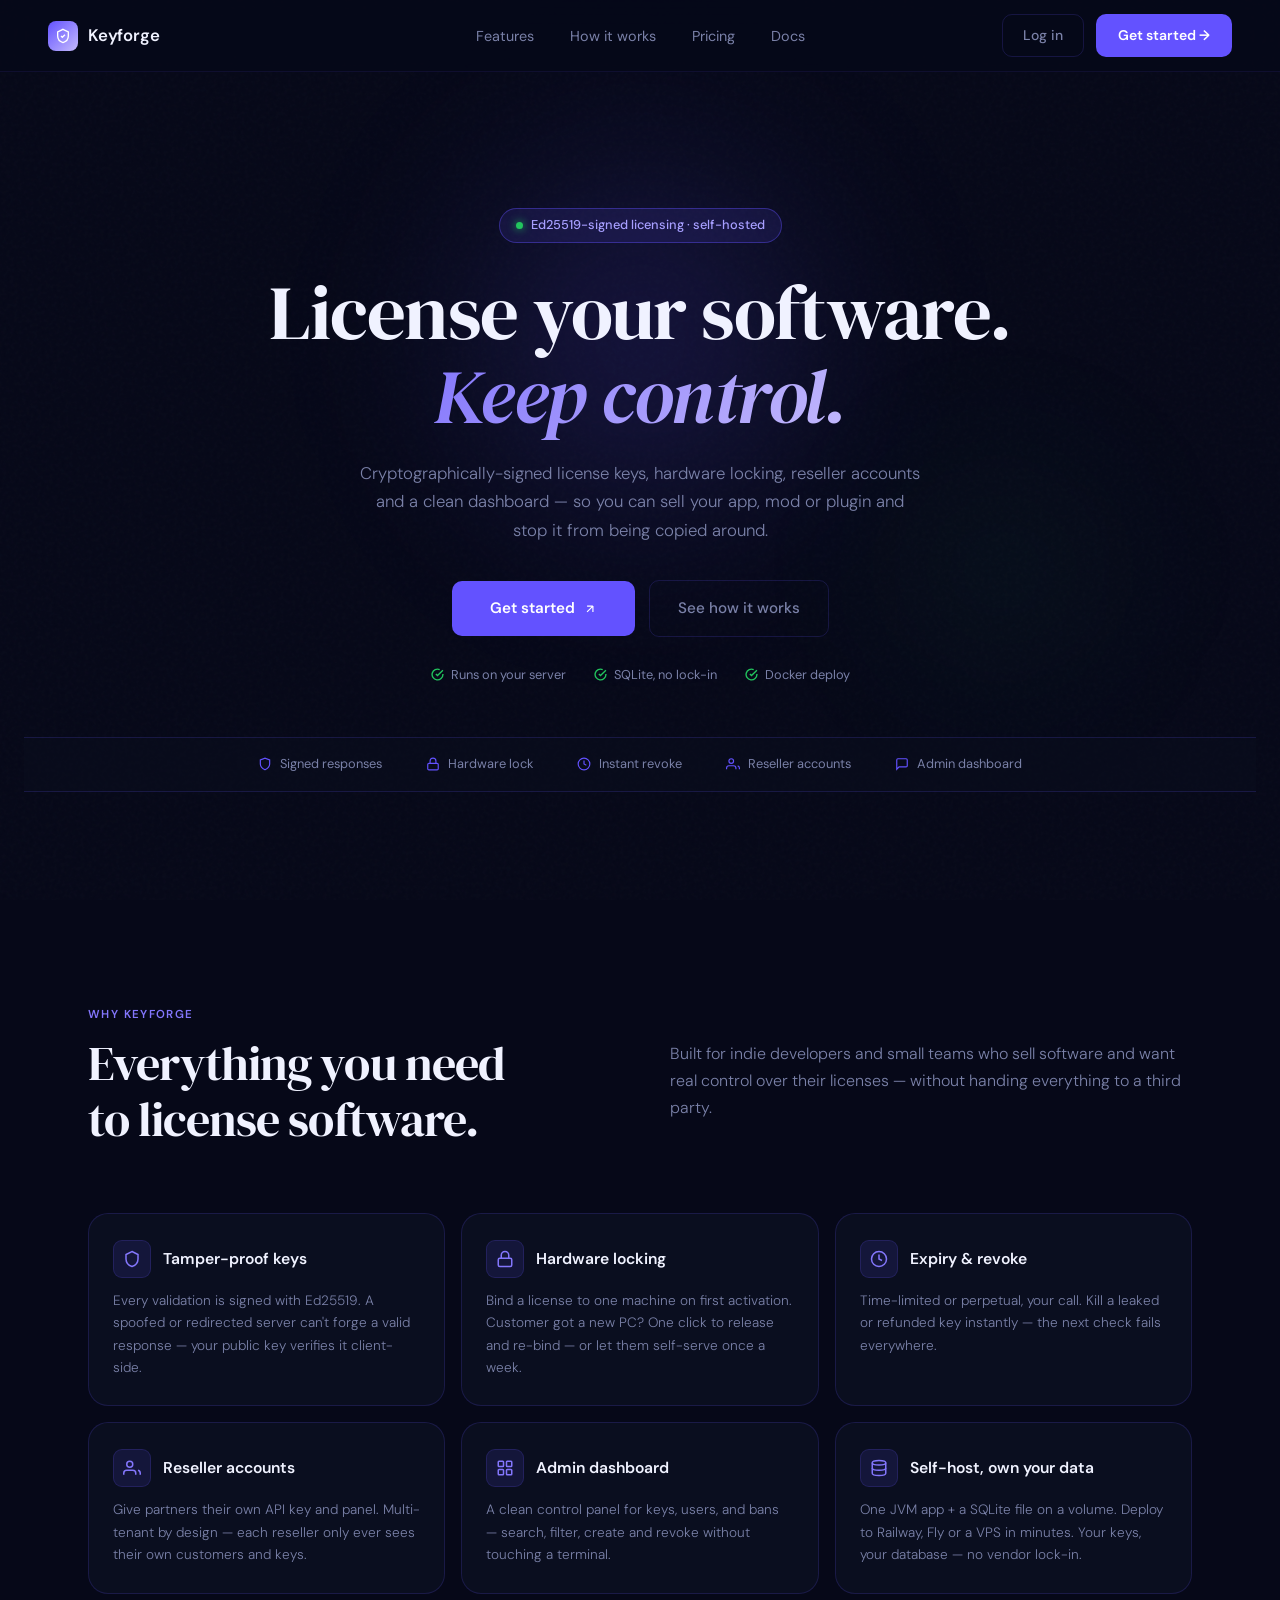
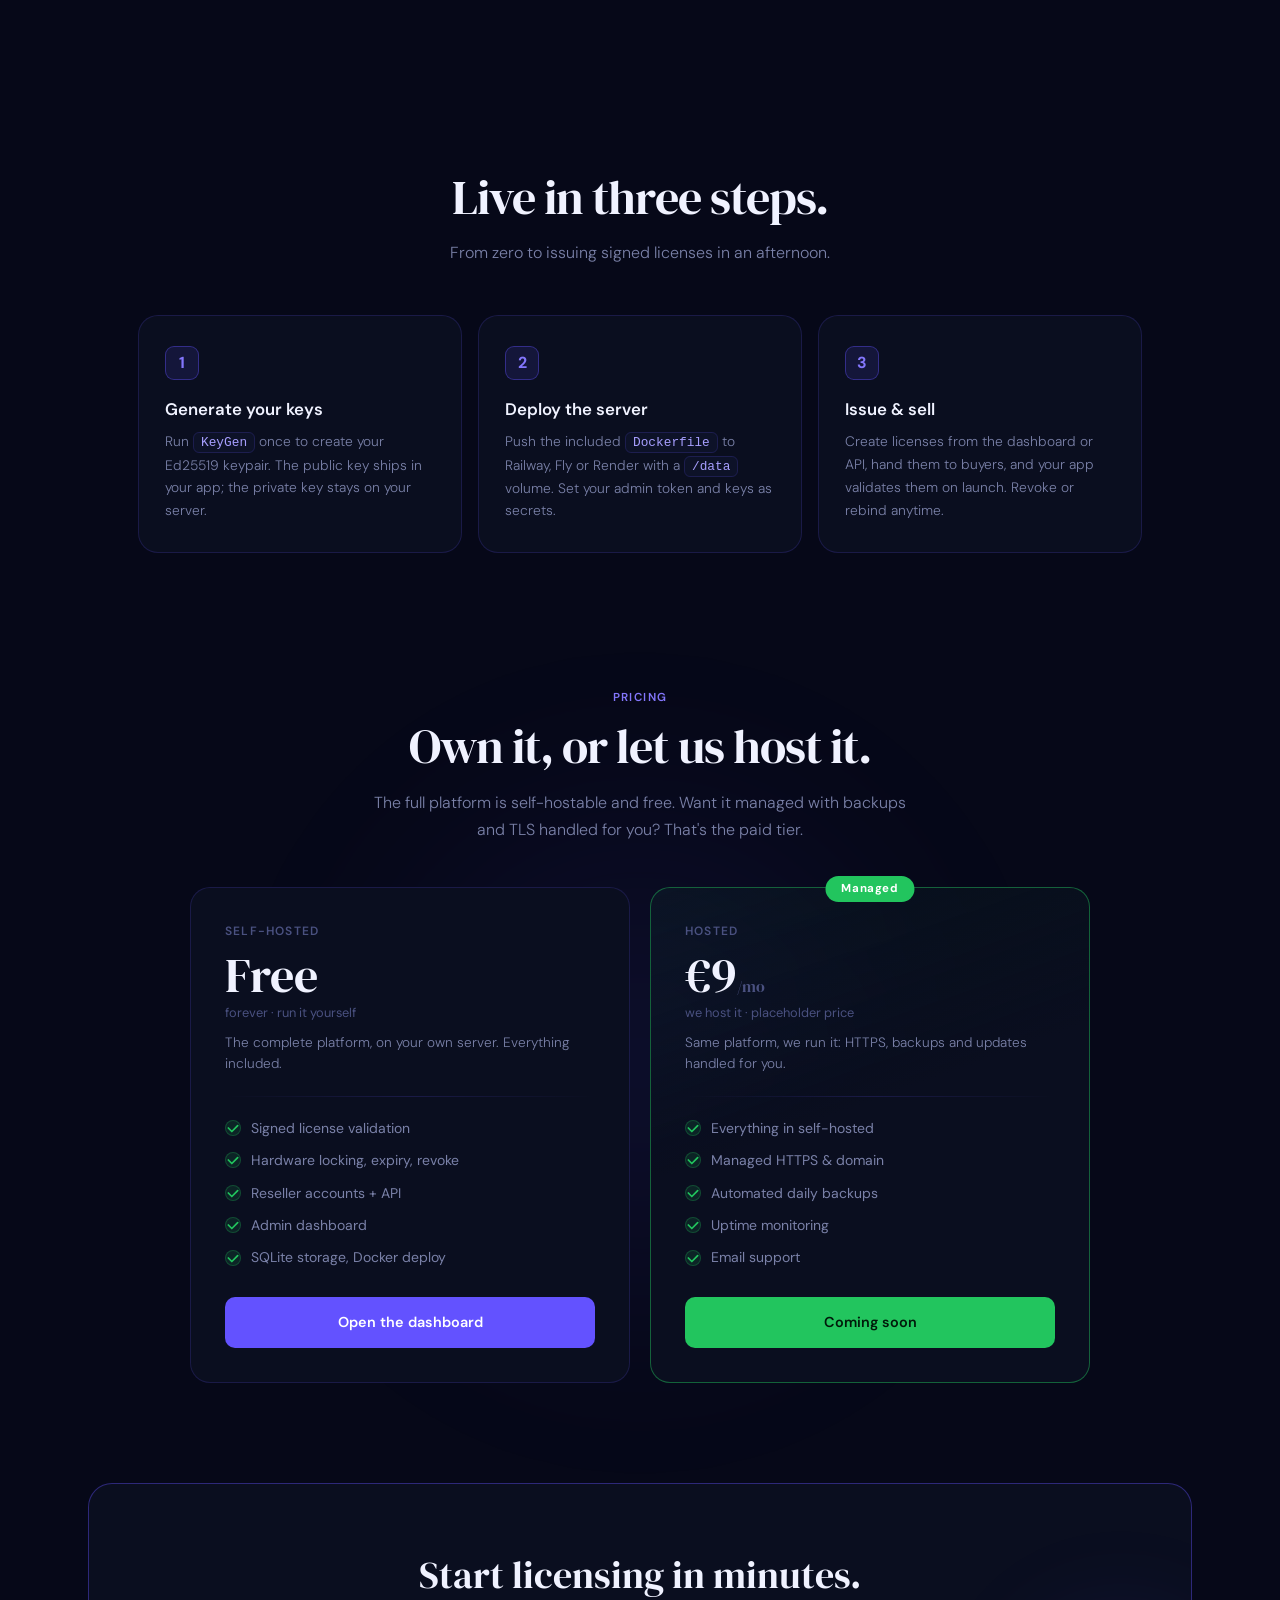
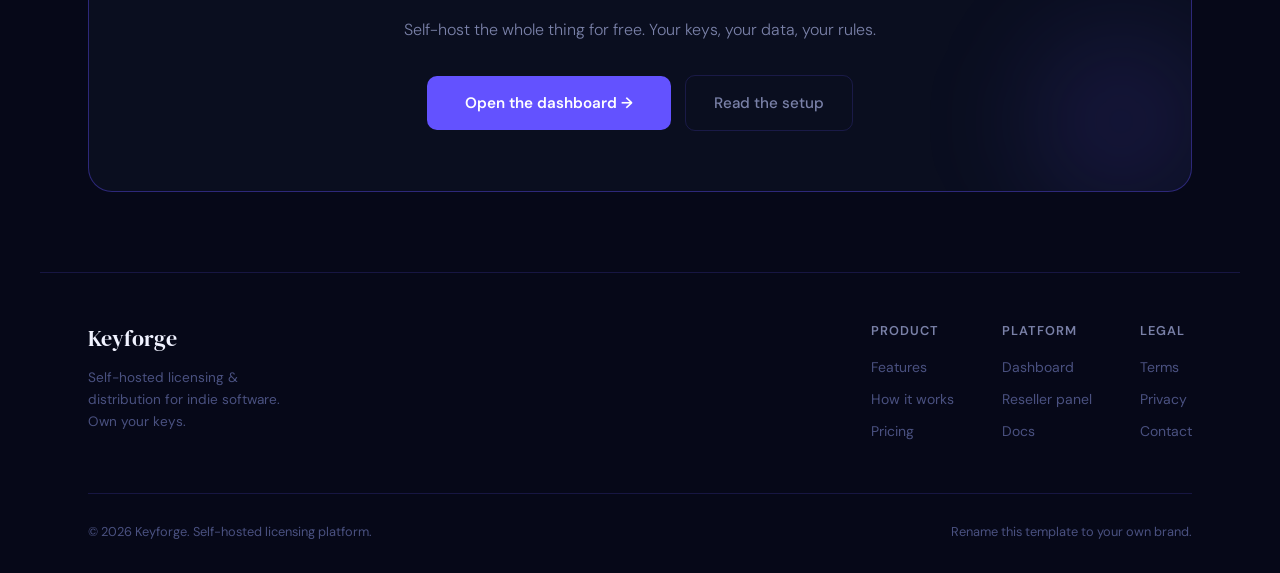
<file: web/landing.html>
<!DOCTYPE html>
<html lang="en">
<head>
<meta charset="UTF-8">
<meta name="viewport" content="width=device-width, initial-scale=1.0">
<title>Keyforge — Licensing &amp; distribution for your software</title>
<meta name="description" content="Cryptographically-signed license keys, hardware locking, reseller accounts and a self-hosted dashboard. License and sell your software with full control.">
<link rel="preconnect" href="https://fonts.googleapis.com">
<link rel="preconnect" href="https://fonts.gstatic.com" crossorigin>
<link href="https://fonts.googleapis.com/css2?family=DM+Sans:ital,opsz,wght@0,9..40,300;0,9..40,400;0,9..40,500;0,9..40,600;0,9..40,700;1,9..40,300&family=DM+Serif+Display:ital@0;1&display=swap" rel="stylesheet">
<style>
*,*::before,*::after{margin:0;padding:0;box-sizing:border-box;}
:root{
  --bg:#060818; --bg-card:#0a0e1f; --bg-elevated:#0d1228;
  --border:rgba(99,82,255,0.18); --border-bright:rgba(99,82,255,0.4);
  --accent:#6352FF; --accent-dim:rgba(99,82,255,0.12); --accent-glow:rgba(99,82,255,0.25);
  --green:#22c55e; --green-dim:rgba(34,197,94,0.12);
  --text:#f0f2ff; --text-muted:#7a81a8; --text-dim:#4a5180;
  --radius:20px; --radius-sm:10px;
}
html{scroll-behavior:smooth;}
body{font-family:'DM Sans',sans-serif;background:var(--bg);color:var(--text);line-height:1.6;overflow-x:hidden;}
::-webkit-scrollbar{width:3px;}::-webkit-scrollbar-thumb{background:var(--accent);border-radius:10px;}
body::before{content:'';position:fixed;inset:0;background-image:url("data:image/svg+xml,%3Csvg viewBox='0 0 256 256' xmlns='http://www.w3.org/2000/svg'%3E%3Cfilter id='n'%3E%3CfeTurbulence type='fractalNoise' baseFrequency='0.9' numOctaves='4' stitchTiles='stitch'/%3E%3C/filter%3E%3Crect width='100%25' height='100%25' filter='url(%23n)' opacity='0.04'/%3E%3C/svg%3E");pointer-events:none;z-index:0;opacity:0.6;}
@keyframes fadeUp{from{opacity:0;transform:translateY(32px);}to{opacity:1;transform:translateY(0);}}
@keyframes glint{0%{left:-100%;}55%{left:110%;}100%{left:110%;}}
@keyframes pulse-glow{0%,100%{opacity:0.5;transform:scale(1);}50%{opacity:0.8;transform:scale(1.08);}}
.reveal{opacity:0;transform:translateY(28px);transition:opacity .85s cubic-bezier(0.16,1,0.3,1),transform .85s cubic-bezier(0.16,1,0.3,1);}
.reveal.visible{opacity:1;transform:translateY(0);}
.reveal-left{opacity:0;transform:translateX(-40px);transition:opacity .9s cubic-bezier(0.16,1,0.3,1),transform .9s cubic-bezier(0.16,1,0.3,1);}
.reveal-left.visible{opacity:1;transform:translateX(0);}
.reveal-right{opacity:0;transform:translateX(40px);transition:opacity .9s cubic-bezier(0.16,1,0.3,1),transform .9s cubic-bezier(0.16,1,0.3,1);}
.reveal-right.visible{opacity:1;transform:translateX(0);}
.reveal-scale{opacity:0;transform:scale(.94) translateY(16px);transition:opacity .9s cubic-bezier(0.16,1,0.3,1),transform .9s cubic-bezier(0.16,1,0.3,1);}
.reveal-scale.visible{opacity:1;transform:scale(1) translateY(0);}

/* NAV */
.navbar{position:fixed;top:0;left:0;right:0;z-index:1000;padding:0 48px;height:72px;display:flex;align-items:center;justify-content:space-between;background:rgba(6,8,24,0.75);backdrop-filter:blur(20px);border-bottom:1px solid rgba(99,82,255,0.1);}
.nav-logo{display:flex;align-items:center;gap:10px;text-decoration:none;color:var(--text);}
.nav-logo .mark{width:30px;height:30px;border-radius:8px;background:linear-gradient(135deg,#6352ff,#c4bafc);display:flex;align-items:center;justify-content:center;}
.nav-logo span{font-size:1.05rem;font-weight:600;letter-spacing:-0.01em;}
.nav-links{display:flex;list-style:none;gap:36px;position:absolute;left:50%;transform:translateX(-50%);}
.nav-links a{color:var(--text-muted);text-decoration:none;font-size:.9rem;transition:color .3s;position:relative;padding-bottom:2px;}
.nav-links a::after{content:'';position:absolute;bottom:-2px;left:0;width:100%;height:1px;background:var(--accent);transform:scaleX(0);transform-origin:left;transition:transform .3s cubic-bezier(0.16,1,0.3,1);}
.nav-links a:hover{color:var(--text);}.nav-links a:hover::after{transform:scaleX(1);}
.nav-cta{display:flex;align-items:center;gap:12px;}
.btn-ghost{color:var(--text-muted);background:transparent;border:1px solid var(--border);padding:9px 20px;border-radius:var(--radius-sm);font-size:.875rem;font-weight:500;cursor:pointer;text-decoration:none;font-family:inherit;transition:all .2s;}
.btn-ghost:hover{color:var(--text);border-color:var(--border-bright);}
.btn-primary{background:var(--accent);color:#fff;border:none;padding:10px 22px;border-radius:var(--radius-sm);font-size:.875rem;font-weight:600;cursor:pointer;text-decoration:none;font-family:inherit;transition:all .25s;position:relative;overflow:hidden;}
.btn-primary::before{content:'';position:absolute;top:0;left:-100%;width:60%;height:100%;background:linear-gradient(90deg,transparent,rgba(255,255,255,.18),transparent);transform:skewX(-20deg);animation:glint 3.5s ease-in-out infinite;}
.btn-primary:hover{background:#7a6aff;transform:translateY(-1px);box-shadow:0 6px 24px rgba(99,82,255,.4);}
.hamburger{display:none;flex-direction:column;gap:5px;cursor:pointer;padding:6px;}
.hamburger span{width:22px;height:2px;background:var(--text);border-radius:2px;}
.mobile-menu{display:none;position:fixed;top:72px;left:0;right:0;background:rgba(6,8,24,.98);backdrop-filter:blur(20px);border-bottom:1px solid var(--border);padding:24px;z-index:999;}
.mobile-menu.active{display:block;}
.mobile-menu ul{list-style:none;display:flex;flex-direction:column;gap:16px;text-align:center;margin-bottom:20px;}
.mobile-menu a{color:var(--text-muted);text-decoration:none;font-size:1rem;}
.mobile-menu .btn-primary{display:block;width:100%;text-align:center;padding:14px;}

/* HERO */
.hero{position:relative;min-height:100vh;display:flex;flex-direction:column;align-items:center;justify-content:center;text-align:center;padding:100px 24px 0;overflow:hidden;}
.hero-orb{position:absolute;border-radius:50%;filter:blur(80px);pointer-events:none;}
.hero-orb-1{width:500px;height:500px;background:radial-gradient(circle,rgba(99,82,255,.22) 0%,transparent 70%);top:10%;left:50%;transform:translateX(-50%);animation:pulse-glow 8s ease-in-out infinite;}
.hero-orb-2{width:300px;height:300px;background:radial-gradient(circle,rgba(34,197,94,.08) 0%,transparent 70%);bottom:20%;right:10%;animation:pulse-glow 11s ease-in-out infinite reverse;}
.hero-inner{position:relative;z-index:1;max-width:840px;}
.hero-eyebrow{display:inline-flex;align-items:center;gap:8px;background:var(--accent-dim);border:1px solid var(--border-bright);border-radius:50px;padding:6px 16px;font-size:.8rem;font-weight:500;color:#a79fff;margin-bottom:28px;animation:fadeUp .9s ease .1s both;}
.hero-eyebrow .dot{width:7px;height:7px;background:var(--green);border-radius:50%;box-shadow:0 0 8px var(--green);animation:pulse-glow 2s ease-in-out infinite;}
.hero h1{font-family:'DM Serif Display',serif;font-size:clamp(2.8rem,6vw,5rem);font-weight:400;line-height:1.08;letter-spacing:-0.02em;margin-bottom:22px;animation:fadeUp .9s ease .2s both;}
.hero h1 em{font-style:italic;background:linear-gradient(135deg,#8376fc,#c4bafc);-webkit-background-clip:text;background-clip:text;-webkit-text-fill-color:transparent;}
.hero-desc{font-size:1.05rem;color:var(--text-muted);max-width:560px;margin:0 auto 36px;font-weight:300;line-height:1.7;animation:fadeUp .9s ease .3s both;}
.hero-actions{display:flex;align-items:center;justify-content:center;gap:14px;flex-wrap:wrap;animation:fadeUp .9s ease .4s both;}
.btn-hero{background:var(--accent);color:#fff;border:none;padding:15px 38px;border-radius:var(--radius-sm);font-size:.95rem;font-weight:600;cursor:pointer;text-decoration:none;font-family:inherit;transition:background .3s,transform .4s cubic-bezier(0.16,1,0.3,1),box-shadow .4s;position:relative;overflow:hidden;display:inline-flex;align-items:center;gap:8px;}
.btn-hero::before{content:'';position:absolute;top:0;left:-100%;width:60%;height:100%;background:linear-gradient(90deg,transparent,rgba(255,255,255,.2),transparent);transform:skewX(-20deg);animation:glint 3s ease-in-out infinite;}
.btn-hero:hover{background:#7a6aff;transform:translateY(-3px);box-shadow:0 12px 40px rgba(99,82,255,.5);}
.btn-hero-secondary{background:transparent;color:var(--text-muted);border:1px solid var(--border);padding:15px 28px;border-radius:var(--radius-sm);font-size:.95rem;font-weight:500;cursor:pointer;text-decoration:none;font-family:inherit;transition:all .25s;}
.btn-hero-secondary:hover{color:var(--text);border-color:var(--border-bright);}
.hero-meta{margin-top:28px;display:flex;align-items:center;justify-content:center;gap:28px;flex-wrap:wrap;animation:fadeUp .9s ease .5s both;}
.hero-meta-item{display:flex;align-items:center;gap:7px;font-size:.8rem;color:var(--text-muted);}
.hero-meta-item svg{color:var(--green);flex-shrink:0;}
.trust-bar-wrap{position:relative;z-index:1;width:100%;margin-top:52px;animation:fadeUp .9s ease .7s both;}
.trust-bar{border-top:1px solid var(--border);border-bottom:1px solid var(--border);padding:16px 48px;display:flex;align-items:center;justify-content:center;gap:44px;flex-wrap:wrap;background:rgba(10,14,31,.5);}
.trust-item{display:flex;align-items:center;gap:8px;font-size:.8rem;color:var(--text-muted);white-space:nowrap;transition:color .3s;}
.trust-item:hover{color:var(--text);}
.trust-item svg{color:var(--accent);flex-shrink:0;}

/* COMMON */
section{position:relative;z-index:1;}
.section-label{display:inline-block;font-size:.72rem;font-weight:600;letter-spacing:.12em;text-transform:uppercase;color:#8376fc;margin-bottom:12px;}
.section-title{font-family:'DM Serif Display',serif;font-size:clamp(2rem,4vw,3rem);font-weight:400;line-height:1.15;letter-spacing:-0.02em;margin-bottom:14px;}
.section-desc{color:var(--text-muted);font-size:1rem;font-weight:300;line-height:1.7;max-width:560px;}

/* FEATURES */
.features-section{padding:100px 48px;max-width:1200px;margin:0 auto;}
.features-header{display:grid;grid-template-columns:1fr 1fr;gap:60px;align-items:center;margin-bottom:52px;}
.features-grid{display:grid;grid-template-columns:repeat(3,1fr);gap:16px;}
.feature-card{background:var(--bg-card);border:1px solid var(--border);border-radius:var(--radius);padding:26px 24px;transition:border-color .4s,transform .45s cubic-bezier(0.16,1,0.3,1),box-shadow .45s;position:relative;overflow:hidden;}
.feature-card::before{content:'';position:absolute;inset:0;background:linear-gradient(135deg,var(--accent-dim) 0%,transparent 60%);opacity:0;transition:opacity .3s;}
.feature-card:hover{border-color:var(--border-bright);transform:translateY(-3px);box-shadow:0 16px 48px rgba(99,82,255,.1);}
.feature-card:hover::before{opacity:1;}
.feature-top{display:flex;align-items:center;gap:12px;margin-bottom:12px;position:relative;z-index:1;}
.feature-icon{width:38px;height:38px;background:var(--accent-dim);border:1px solid var(--border);border-radius:9px;display:flex;align-items:center;justify-content:center;flex-shrink:0;}
.feature-card h3{font-size:.98rem;font-weight:600;line-height:1.3;position:relative;z-index:1;}
.feature-card p{color:var(--text-muted);font-size:.85rem;line-height:1.65;font-weight:300;position:relative;z-index:1;}

/* HOW */
.how-section{padding:40px 48px 90px;max-width:1100px;margin:0 auto;}
.how-header{text-align:center;margin-bottom:48px;}
.how-header .section-desc{margin:0 auto;}
.how-grid{display:grid;grid-template-columns:repeat(3,1fr);gap:16px;}
.how-card{background:var(--bg-card);border:1px solid var(--border);border-radius:var(--radius);padding:30px 26px;position:relative;transition:border-color .4s,transform .45s;}
.how-card:hover{border-color:var(--border-bright);transform:translateY(-3px);}
.how-num{width:34px;height:34px;border-radius:9px;background:var(--accent-dim);border:1px solid var(--border-bright);display:flex;align-items:center;justify-content:center;font-weight:700;color:#8376fc;margin-bottom:16px;}
.how-card h3{font-size:1.05rem;font-weight:600;margin-bottom:8px;}
.how-card p{color:var(--text-muted);font-size:.86rem;font-weight:300;line-height:1.65;}
.how-card code{background:var(--bg-elevated);border:1px solid var(--border);border-radius:6px;padding:2px 7px;font-size:.8rem;color:#a79fff;}

/* PRICING */
.pricing-section{padding:40px 48px 100px;position:relative;overflow:hidden;}
.pricing-bg-glow{position:absolute;width:700px;height:700px;background:radial-gradient(circle,rgba(99,82,255,.1) 0%,transparent 70%);border-radius:50%;filter:blur(80px);top:50%;left:50%;transform:translate(-50%,-50%);pointer-events:none;}
.pricing-inner{max-width:900px;margin:0 auto;position:relative;z-index:1;}
.pricing-header{text-align:center;margin-bottom:44px;}
.pricing-header .section-desc{margin:0 auto;}
.pricing-grid{display:grid;grid-template-columns:1fr 1fr;gap:20px;}
.pricing-card{background:var(--bg-card);border:1px solid var(--border);border-radius:var(--radius);padding:34px;display:flex;flex-direction:column;position:relative;transition:all .3s;}
.pricing-card:hover{transform:translateY(-3px);box-shadow:0 20px 60px rgba(0,0,0,.3);border-color:var(--border-bright);}
.pricing-card.popular{border-color:rgba(34,197,94,.45);background:linear-gradient(160deg,rgba(34,197,94,.05) 0%,var(--bg-card) 45%);}
.pricing-card.popular:hover{border-color:rgba(34,197,94,.7);}
.pricing-tag{position:absolute;top:-12px;left:50%;transform:translateX(-50%);padding:4px 16px;border-radius:50px;font-size:.72rem;font-weight:700;letter-spacing:.05em;background:var(--green);color:#fff;}
.pricing-tier{font-size:.75rem;font-weight:600;color:var(--text-dim);letter-spacing:.1em;text-transform:uppercase;margin-bottom:10px;}
.pricing-price{font-family:'DM Serif Display',serif;font-size:3rem;font-weight:400;line-height:1;margin-bottom:4px;}
.pricing-period{font-size:.8rem;color:var(--text-dim);margin-bottom:8px;}
.pricing-desc{font-size:.85rem;color:var(--text-muted);font-weight:300;line-height:1.55;margin-bottom:22px;}
.pricing-divider{height:1px;background:linear-gradient(to right,transparent,var(--border),transparent);margin-bottom:20px;}
.pricing-features{list-style:none;display:flex;flex-direction:column;gap:10px;margin-bottom:28px;flex:1;}
.pricing-features li{display:flex;align-items:center;gap:10px;font-size:.875rem;color:var(--text-muted);}
.pricing-features li::before{content:'';width:16px;height:16px;border-radius:50%;flex-shrink:0;background:rgba(34,197,94,.12) url("data:image/svg+xml,%3Csvg xmlns='http://www.w3.org/2000/svg' viewBox='0 0 12 12'%3E%3Cpath d='M2 6l3 3 5-5' stroke='%2322c55e' stroke-width='1.5' fill='none' stroke-linecap='round' stroke-linejoin='round'/%3E%3C/svg%3E") no-repeat center;border:1px solid rgba(34,197,94,.25);}
.btn-buy{border:none;padding:14px;border-radius:var(--radius-sm);font-size:.9rem;font-weight:600;cursor:pointer;text-decoration:none;font-family:inherit;transition:all .25s;text-align:center;display:block;position:relative;overflow:hidden;}
.btn-buy::before{content:'';position:absolute;top:0;left:-100%;width:60%;height:100%;background:linear-gradient(90deg,transparent,rgba(255,255,255,.15),transparent);transform:skewX(-20deg);animation:glint 3s ease-in-out infinite;}
.btn-buy.accent{background:var(--accent);color:#fff;}.btn-buy.accent:hover{background:#7a6aff;transform:translateY(-1px);box-shadow:0 6px 24px rgba(99,82,255,.35);}
.btn-buy.green{background:var(--green);color:#001a0a;}.btn-buy.green:hover{background:#16a34a;transform:translateY(-1px);box-shadow:0 6px 24px rgba(34,197,94,.3);}

/* CTA */
.cta-banner{max-width:1200px;margin:0 auto;padding:0 48px 80px;}
.cta-inner{background:var(--bg-card);border:1px solid var(--border-bright);border-radius:24px;padding:60px;text-align:center;position:relative;overflow:hidden;}
.cta-inner::after{content:'';position:absolute;bottom:-80px;right:-80px;width:300px;height:300px;background:radial-gradient(circle,rgba(99,82,255,.15) 0%,transparent 70%);filter:blur(40px);pointer-events:none;}
.cta-inner h2{font-family:'DM Serif Display',serif;font-size:clamp(1.8rem,3vw,2.6rem);font-weight:400;margin-bottom:12px;position:relative;z-index:1;}
.cta-inner p{color:var(--text-muted);margin-bottom:32px;font-weight:300;position:relative;z-index:1;}
.cta-actions{display:flex;align-items:center;justify-content:center;gap:14px;flex-wrap:wrap;position:relative;z-index:1;}

/* FOOTER */
.footer{border-top:1px solid var(--border);padding:48px 48px 32px;max-width:1200px;margin:0 auto;}
.footer-top{display:grid;grid-template-columns:1fr auto auto auto;gap:48px;margin-bottom:40px;align-items:start;}
.footer-brand .logo-text{font-family:'DM Serif Display',serif;font-size:1.4rem;margin-bottom:10px;}
.footer-brand p{font-size:.85rem;color:var(--text-dim);max-width:220px;line-height:1.6;}
.footer-col h4{font-size:.8rem;font-weight:600;color:var(--text-muted);letter-spacing:.08em;text-transform:uppercase;margin-bottom:14px;}
.footer-col a{display:block;color:var(--text-dim);text-decoration:none;font-size:.875rem;margin-bottom:10px;transition:color .2s;}
.footer-col a:hover{color:var(--text);}
.footer-bottom{display:flex;align-items:center;justify-content:space-between;padding-top:28px;border-top:1px solid var(--border);font-size:.8rem;color:var(--text-dim);flex-wrap:wrap;gap:12px;}

@media(max-width:1024px){.features-header{grid-template-columns:1fr;gap:24px;}.features-grid{grid-template-columns:1fr 1fr;}.how-grid{grid-template-columns:1fr;}.pricing-grid{grid-template-columns:1fr;max-width:460px;margin:0 auto;}.footer-top{grid-template-columns:1fr 1fr;}}
@media(max-width:768px){.navbar{padding:0 24px;height:64px;}.nav-links,.nav-cta{display:none;}.hamburger{display:flex;}.mobile-menu{top:64px;}.features-section,.how-section,.pricing-section,.cta-banner,.footer{padding-left:20px;padding-right:20px;}.features-grid{grid-template-columns:1fr;}.trust-bar{padding:16px 20px;gap:20px;}.cta-inner{padding:36px 24px;}.footer-top{grid-template-columns:1fr;gap:28px;}.footer-bottom{flex-direction:column;text-align:center;}}
</style>
</head>
<body>

<nav class="navbar">
  <a class="nav-logo" href="#">
    <span class="mark"><svg width="16" height="16" viewBox="0 0 24 24" fill="none" stroke="#fff" stroke-width="2"><path d="M12 2l8 4v6c0 5-3.5 8.5-8 10-4.5-1.5-8-5-8-10V6l8-4z"/><path d="M9 12l2 2 4-4"/></svg></span>
    <span>Keyforge</span>
  </a>
  <ul class="nav-links">
    <li><a href="#features">Features</a></li>
    <li><a href="#how">How it works</a></li>
    <li><a href="#pricing">Pricing</a></li>
    <li><a href="/">Docs</a></li>
  </ul>
  <div class="nav-cta">
    <a href="/" class="btn-ghost">Log in</a>
    <a href="#pricing" class="btn-primary">Get started →</a>
  </div>
  <div class="hamburger" onclick="toggleMenu()"><span></span><span></span><span></span></div>
</nav>

<div class="mobile-menu" id="mobileMenu">
  <ul>
    <li><a href="#features" onclick="toggleMenu()">Features</a></li>
    <li><a href="#how" onclick="toggleMenu()">How it works</a></li>
    <li><a href="#pricing" onclick="toggleMenu()">Pricing</a></li>
    <li><a href="/" onclick="toggleMenu()">Docs</a></li>
  </ul>
  <a href="#pricing" class="btn-primary" onclick="toggleMenu()">Get started</a>
</div>

<!-- HERO -->
<section class="hero">
  <div class="hero-orb hero-orb-1"></div>
  <div class="hero-orb hero-orb-2"></div>
  <div class="hero-inner">
    <div class="hero-eyebrow"><span class="dot"></span> Ed25519-signed licensing · self-hosted</div>
    <h1>License your software.<br><em>Keep control.</em></h1>
    <p class="hero-desc">Cryptographically-signed license keys, hardware locking, reseller accounts and a clean dashboard — so you can sell your app, mod or plugin and stop it from being copied around.</p>
    <div class="hero-actions">
      <a href="#pricing" class="btn-hero">Get started
        <svg width="14" height="14" fill="none" stroke="currentColor" stroke-width="2" viewBox="0 0 24 24"><path d="M7 17L17 7M17 7H7M17 7v10"/></svg>
      </a>
      <a href="#how" class="btn-hero-secondary">See how it works</a>
    </div>
    <div class="hero-meta">
      <div class="hero-meta-item"><svg width="13" height="13" fill="none" stroke="currentColor" stroke-width="2.5" viewBox="0 0 24 24"><path d="M22 11.08V12a10 10 0 1 1-5.93-9.14"/><polyline points="22 4 12 14.01 9 11.01"/></svg><span>Runs on your server</span></div>
      <div class="hero-meta-item"><svg width="13" height="13" fill="none" stroke="currentColor" stroke-width="2.5" viewBox="0 0 24 24"><path d="M22 11.08V12a10 10 0 1 1-5.93-9.14"/><polyline points="22 4 12 14.01 9 11.01"/></svg><span>SQLite, no lock-in</span></div>
      <div class="hero-meta-item"><svg width="13" height="13" fill="none" stroke="currentColor" stroke-width="2.5" viewBox="0 0 24 24"><path d="M22 11.08V12a10 10 0 1 1-5.93-9.14"/><polyline points="22 4 12 14.01 9 11.01"/></svg><span>Docker deploy</span></div>
    </div>
  </div>
  <div class="trust-bar-wrap">
    <div class="trust-bar">
      <div class="trust-item"><svg width="14" height="14" fill="none" stroke="currentColor" stroke-width="2" viewBox="0 0 24 24"><path d="M12 22s8-4 8-10V5l-8-3-8 3v7c0 6 8 10 8 10z"/></svg>Signed responses</div>
      <div class="trust-item"><svg width="14" height="14" fill="none" stroke="currentColor" stroke-width="2" viewBox="0 0 24 24"><rect x="3" y="11" width="18" height="11" rx="2"/><path d="M7 11V7a5 5 0 0 1 10 0v4"/></svg>Hardware lock</div>
      <div class="trust-item"><svg width="14" height="14" fill="none" stroke="currentColor" stroke-width="2" viewBox="0 0 24 24"><circle cx="12" cy="12" r="10"/><polyline points="12 6 12 12 16 14"/></svg>Instant revoke</div>
      <div class="trust-item"><svg width="14" height="14" fill="none" stroke="currentColor" stroke-width="2" viewBox="0 0 24 24"><path d="M17 21v-2a4 4 0 0 0-4-4H5a4 4 0 0 0-4 4v2"/><circle cx="9" cy="7" r="4"/><path d="M23 21v-2a4 4 0 0 0-3-3.87"/></svg>Reseller accounts</div>
      <div class="trust-item"><svg width="14" height="14" fill="none" stroke="currentColor" stroke-width="2" viewBox="0 0 24 24"><path d="M21 15a2 2 0 0 1-2 2H7l-4 4V5a2 2 0 0 1 2-2h14a2 2 0 0 1 2 2z"/></svg>Admin dashboard</div>
    </div>
  </div>
</section>

<!-- FEATURES -->
<section class="features-section" id="features">
  <div class="features-header">
    <div class="reveal-left">
      <span class="section-label">Why Keyforge</span>
      <h2 class="section-title">Everything you need<br>to license software.</h2>
    </div>
    <div class="reveal-right">
      <p class="section-desc">Built for indie developers and small teams who sell software and want real control over their licenses — without handing everything to a third party.</p>
    </div>
  </div>
  <div class="features-grid">
    <div class="feature-card reveal-scale">
      <div class="feature-top"><div class="feature-icon"><svg width="18" height="18" fill="none" stroke="#8376fc" stroke-width="2" viewBox="0 0 24 24"><path d="M12 2l8 4v6c0 5-3.5 8.5-8 10-4.5-1.5-8-5-8-10V6l8-4z"/></svg></div><h3>Tamper-proof keys</h3></div>
      <p>Every validation is signed with Ed25519. A spoofed or redirected server can't forge a valid response — your public key verifies it client-side.</p>
    </div>
    <div class="feature-card reveal-scale">
      <div class="feature-top"><div class="feature-icon"><svg width="18" height="18" fill="none" stroke="#8376fc" stroke-width="2" viewBox="0 0 24 24"><rect x="3" y="11" width="18" height="11" rx="2"/><path d="M7 11V7a5 5 0 0 1 10 0v4"/></svg></div><h3>Hardware locking</h3></div>
      <p>Bind a license to one machine on first activation. Customer got a new PC? One click to release and re-bind — or let them self-serve once a week.</p>
    </div>
    <div class="feature-card reveal-scale">
      <div class="feature-top"><div class="feature-icon"><svg width="18" height="18" fill="none" stroke="#8376fc" stroke-width="2" viewBox="0 0 24 24"><circle cx="12" cy="12" r="10"/><polyline points="12 6 12 12 16 14"/></svg></div><h3>Expiry &amp; revoke</h3></div>
      <p>Time-limited or perpetual, your call. Kill a leaked or refunded key instantly — the next check fails everywhere.</p>
    </div>
    <div class="feature-card reveal-scale">
      <div class="feature-top"><div class="feature-icon"><svg width="18" height="18" fill="none" stroke="#8376fc" stroke-width="2" viewBox="0 0 24 24"><path d="M17 21v-2a4 4 0 0 0-4-4H5a4 4 0 0 0-4 4v2"/><circle cx="9" cy="7" r="4"/><path d="M23 21v-2a4 4 0 0 0-3-3.87"/></svg></div><h3>Reseller accounts</h3></div>
      <p>Give partners their own API key and panel. Multi-tenant by design — each reseller only ever sees their own customers and keys.</p>
    </div>
    <div class="feature-card reveal-scale">
      <div class="feature-top"><div class="feature-icon"><svg width="18" height="18" fill="none" stroke="#8376fc" stroke-width="2" viewBox="0 0 24 24"><rect x="3" y="3" width="7" height="7" rx="1"/><rect x="14" y="3" width="7" height="7" rx="1"/><rect x="14" y="14" width="7" height="7" rx="1"/><rect x="3" y="14" width="7" height="7" rx="1"/></svg></div><h3>Admin dashboard</h3></div>
      <p>A clean control panel for keys, users, and bans — search, filter, create and revoke without touching a terminal.</p>
    </div>
    <div class="feature-card reveal-scale">
      <div class="feature-top"><div class="feature-icon"><svg width="18" height="18" fill="none" stroke="#8376fc" stroke-width="2" viewBox="0 0 24 24"><ellipse cx="12" cy="5" rx="9" ry="3"/><path d="M21 12c0 1.66-4 3-9 3s-9-1.34-9-3"/><path d="M3 5v14c0 1.66 4 3 9 3s9-1.34 9-3V5"/></svg></div><h3>Self-host, own your data</h3></div>
      <p>One JVM app + a SQLite file on a volume. Deploy to Railway, Fly or a VPS in minutes. Your keys, your database — no vendor lock-in.</p>
    </div>
  </div>
</section>

<!-- HOW -->
<section class="how-section" id="how">
  <div class="how-header">
    <span class="section-label reveal">How it works</span>
    <h2 class="section-title reveal">Live in three steps.</h2>
    <p class="section-desc reveal">From zero to issuing signed licenses in an afternoon.</p>
  </div>
  <div class="how-grid">
    <div class="how-card reveal-scale">
      <div class="how-num">1</div>
      <h3>Generate your keys</h3>
      <p>Run <code>KeyGen</code> once to create your Ed25519 keypair. The public key ships in your app; the private key stays on your server.</p>
    </div>
    <div class="how-card reveal-scale" style="transition-delay:.1s">
      <div class="how-num">2</div>
      <h3>Deploy the server</h3>
      <p>Push the included <code>Dockerfile</code> to Railway, Fly or Render with a <code>/data</code> volume. Set your admin token and keys as secrets.</p>
    </div>
    <div class="how-card reveal-scale" style="transition-delay:.2s">
      <div class="how-num">3</div>
      <h3>Issue &amp; sell</h3>
      <p>Create licenses from the dashboard or API, hand them to buyers, and your app validates them on launch. Revoke or rebind anytime.</p>
    </div>
  </div>
</section>

<!-- PRICING -->
<section class="pricing-section" id="pricing">
  <div class="pricing-bg-glow"></div>
  <div class="pricing-inner">
    <div class="pricing-header">
      <span class="section-label reveal">Pricing</span>
      <h2 class="section-title reveal">Own it, or let us host it.</h2>
      <p class="section-desc reveal">The full platform is self-hostable and free. Want it managed with backups and TLS handled for you? That's the paid tier.</p>
    </div>
    <div class="pricing-grid">
      <div class="pricing-card reveal-scale">
        <div class="pricing-tier">Self-hosted</div>
        <div class="pricing-price">Free</div>
        <div class="pricing-period">forever · run it yourself</div>
        <div class="pricing-desc">The complete platform, on your own server. Everything included.</div>
        <div class="pricing-divider"></div>
        <ul class="pricing-features">
          <li>Signed license validation</li>
          <li>Hardware locking, expiry, revoke</li>
          <li>Reseller accounts + API</li>
          <li>Admin dashboard</li>
          <li>SQLite storage, Docker deploy</li>
        </ul>
        <a href="/" class="btn-buy accent">Open the dashboard</a>
      </div>
      <div class="pricing-card popular reveal-scale" style="transition-delay:.1s">
        <div class="pricing-tag">Managed</div>
        <div class="pricing-tier">Hosted</div>
        <div class="pricing-price">€9<span style="font-size:1rem;color:var(--text-dim)">/mo</span></div>
        <div class="pricing-period">we host it · placeholder price</div>
        <div class="pricing-desc">Same platform, we run it: HTTPS, backups and updates handled for you.</div>
        <div class="pricing-divider"></div>
        <ul class="pricing-features">
          <li>Everything in self-hosted</li>
          <li>Managed HTTPS &amp; domain</li>
          <li>Automated daily backups</li>
          <li>Uptime monitoring</li>
          <li>Email support</li>
        </ul>
        <a href="#" class="btn-buy green">Coming soon</a>
      </div>
    </div>
  </div>
</section>

<!-- CTA -->
<div class="cta-banner">
  <div class="cta-inner reveal">
    <h2>Start licensing in minutes.</h2>
    <p>Self-host the whole thing for free. Your keys, your data, your rules.</p>
    <div class="cta-actions">
      <a href="/" class="btn-hero">Open the dashboard →</a>
      <a href="#how" class="btn-hero-secondary">Read the setup</a>
    </div>
  </div>
</div>

<!-- FOOTER -->
<footer class="footer">
  <div class="footer-top">
    <div class="footer-brand">
      <div class="logo-text">Keyforge</div>
      <p>Self-hosted licensing &amp; distribution for indie software. Own your keys.</p>
    </div>
    <div class="footer-col"><h4>Product</h4><a href="#features">Features</a><a href="#how">How it works</a><a href="#pricing">Pricing</a></div>
    <div class="footer-col"><h4>Platform</h4><a href="/">Dashboard</a><a href="/reseller.html">Reseller panel</a><a href="/">Docs</a></div>
    <div class="footer-col"><h4>Legal</h4><a href="#">Terms</a><a href="#">Privacy</a><a href="#">Contact</a></div>
  </div>
  <div class="footer-bottom">
    <span>© 2026 Keyforge. Self-hosted licensing platform.</span>
    <span style="color:var(--text-dim)">Rename this template to your own brand.</span>
  </div>
</footer>

<script>
  function toggleMenu(){document.getElementById('mobileMenu').classList.toggle('active');}
  document.addEventListener('click',e=>{const m=document.getElementById('mobileMenu'),b=document.querySelector('.hamburger');if(!m.contains(e.target)&&!b.contains(e.target))m.classList.remove('active');});
  const io=new IntersectionObserver(es=>{es.forEach(e=>{if(e.isIntersecting){setTimeout(()=>e.target.classList.add('visible'),60);io.unobserve(e.target);}});},{threshold:0.08,rootMargin:'0px 0px -32px 0px'});
  document.querySelectorAll('.reveal,.reveal-left,.reveal-right,.reveal-scale').forEach(el=>io.observe(el));
  document.querySelectorAll('.features-grid,.how-grid,.pricing-grid').forEach(g=>{g.querySelectorAll('.reveal-scale,.reveal').forEach((el,i)=>{el.style.transitionDelay=(i*0.09)+'s';});});
</script>
</body>
</html>
</file>
